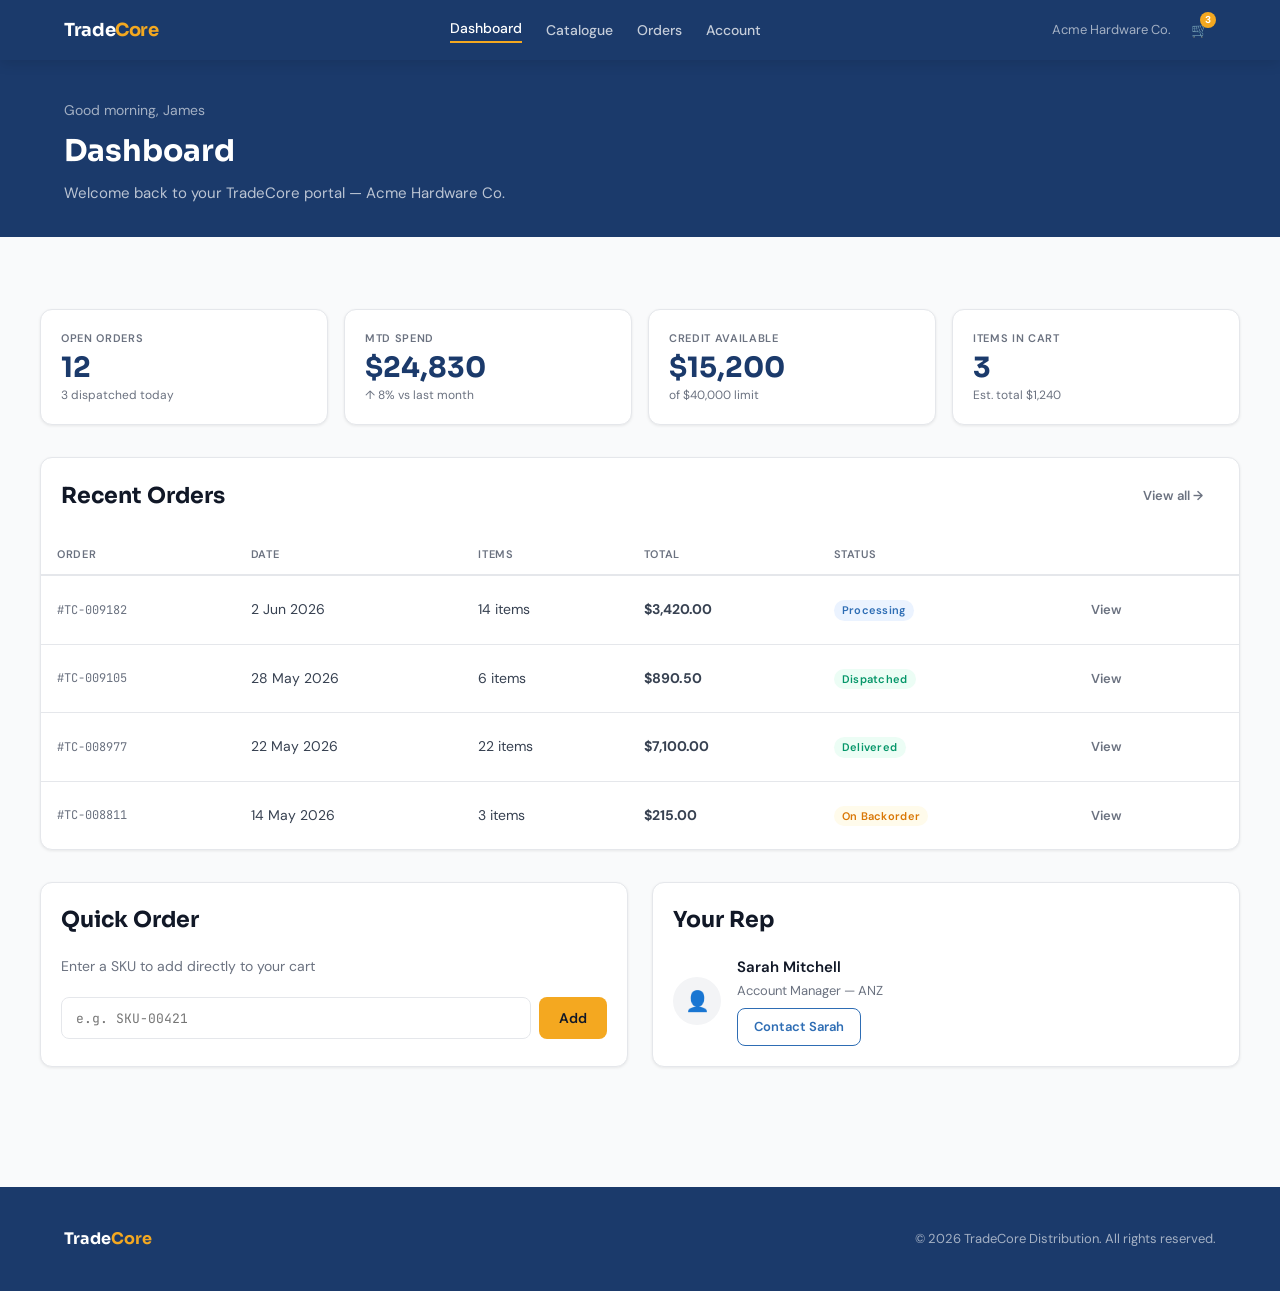
<file: pages/index.html>
<!DOCTYPE html>
<html lang="en">
<head>
  <meta charset="UTF-8">
  <meta name="viewport" content="width=device-width, initial-scale=1.0">
  <title>TradeCore — Wholesale Distribution Portal</title>
  <link rel="stylesheet" href="../css/styles.css">
</head>
<body>

<!-- NAV -->
<nav class="nav">
  <div class="nav-inner">
    <div class="nav-logo">Trade<span>Core</span></div>
    <div class="nav-links">
      <a href="index.html" class="active">Dashboard</a>
      <a href="catalogue.html">Catalogue</a>
      <a href="orders.html">Orders</a>
      <a href="account.html">Account</a>
    </div>
    <div class="nav-actions">
      <span style="font-size:13px;color:rgba(255,255,255,0.6)">Acme Hardware Co.</span>
      <div class="nav-cart">
        🛒
        <span class="nav-cart-badge">3</span>
      </div>
    </div>
  </div>
</nav>

<!-- PAGE HEADER -->
<div class="page-header">
  <div class="page-header-inner">
    <p style="color:rgba(255,255,255,0.6);font-size:14px;margin-bottom:8px">Good morning, James</p>
    <h1>Dashboard</h1>
    <p>Welcome back to your TradeCore portal — Acme Hardware Co.</p>
  </div>
</div>

<div class="container page-content">

  <!-- STATS -->
  <div class="stats-row">
    <div class="stat-card">
      <div class="stat-label">OPEN ORDERS</div>
      <div class="stat-value">12</div>
      <div class="stat-sub">3 dispatched today</div>
    </div>
    <div class="stat-card">
      <div class="stat-label">MTD SPEND</div>
      <div class="stat-value">$24,830</div>
      <div class="stat-sub">↑ 8% vs last month</div>
    </div>
    <div class="stat-card">
      <div class="stat-label">CREDIT AVAILABLE</div>
      <div class="stat-value">$15,200</div>
      <div class="stat-sub">of $40,000 limit</div>
    </div>
    <div class="stat-card">
      <div class="stat-label">ITEMS IN CART</div>
      <div class="stat-value">3</div>
      <div class="stat-sub">Est. total $1,240</div>
    </div>
  </div>

  <!-- RECENT ORDERS -->
  <div class="card mb-8">
    <div class="card-body" style="padding-bottom:0">
      <div style="display:flex;justify-content:space-between;align-items:center;margin-bottom:20px">
        <h2 class="section-title" style="margin:0">Recent Orders</h2>
        <a href="orders.html" class="btn btn-ghost btn-sm">View all →</a>
      </div>
    </div>
    <div class="table-wrap">
      <table>
        <thead>
          <tr>
            <th>ORDER</th>
            <th>DATE</th>
            <th>ITEMS</th>
            <th>TOTAL</th>
            <th>STATUS</th>
            <th></th>
          </tr>
        </thead>
        <tbody>
          <tr>
            <td class="td-sku">#TC-009182</td>
            <td>2 Jun 2026</td>
            <td>14 items</td>
            <td><strong>$3,420.00</strong></td>
            <td><span class="label label-info">Processing</span></td>
            <td><a href="orders.html" class="btn btn-ghost btn-sm">View</a></td>
          </tr>
          <tr>
            <td class="td-sku">#TC-009105</td>
            <td>28 May 2026</td>
            <td>6 items</td>
            <td><strong>$890.50</strong></td>
            <td><span class="label label-success">Dispatched</span></td>
            <td><a href="orders.html" class="btn btn-ghost btn-sm">View</a></td>
          </tr>
          <tr>
            <td class="td-sku">#TC-008977</td>
            <td>22 May 2026</td>
            <td>22 items</td>
            <td><strong>$7,100.00</strong></td>
            <td><span class="label label-success">Delivered</span></td>
            <td><a href="orders.html" class="btn btn-ghost btn-sm">View</a></td>
          </tr>
          <tr>
            <td class="td-sku">#TC-008811</td>
            <td>14 May 2026</td>
            <td>3 items</td>
            <td><strong>$215.00</strong></td>
            <td><span class="label label-warning">On Backorder</span></td>
            <td><a href="orders.html" class="btn btn-ghost btn-sm">View</a></td>
          </tr>
        </tbody>
      </table>
    </div>
  </div>

  <!-- QUICK ORDER + FEATURED -->
  <div style="display:grid;grid-template-columns:1fr 1fr;gap:24px">

    <div class="card">
      <div class="card-body">
        <h2 class="section-title">Quick Order</h2>
        <p style="font-size:14px;color:var(--color-text-muted);margin-bottom:20px">Enter a SKU to add directly to your cart</p>
        <div style="display:flex;gap:8px">
          <input type="text" placeholder="e.g. SKU-00421" style="flex:1;padding:10px 14px;border:1.5px solid var(--color-border);border-radius:var(--radius-md);font-family:var(--font-mono);font-size:13px;outline:none;">
          <button class="btn btn-primary">Add</button>
        </div>
      </div>
    </div>

    <div class="card">
      <div class="card-body">
        <h2 class="section-title">Your Rep</h2>
        <div style="display:flex;gap:16px;align-items:center">
          <div style="width:48px;height:48px;border-radius:50%;background:var(--color-subtle);display:flex;align-items:center;justify-content:center;font-size:20px;flex-shrink:0">👤</div>
          <div>
            <div style="font-weight:600;margin-bottom:2px">Sarah Mitchell</div>
            <div style="font-size:13px;color:var(--color-text-muted);margin-bottom:8px">Account Manager — ANZ</div>
            <a href="mailto:s.mitchell@tradecore.com" class="btn btn-secondary btn-sm">Contact Sarah</a>
          </div>
        </div>
      </div>
    </div>

  </div>

</div>

<!-- FOOTER -->
<footer class="footer">
  <div class="footer-inner">
    <div class="footer-logo">Trade<span>Core</span></div>
    <div>© 2026 TradeCore Distribution. All rights reserved.</div>
  </div>
</footer>

</body>
</html>
</file>
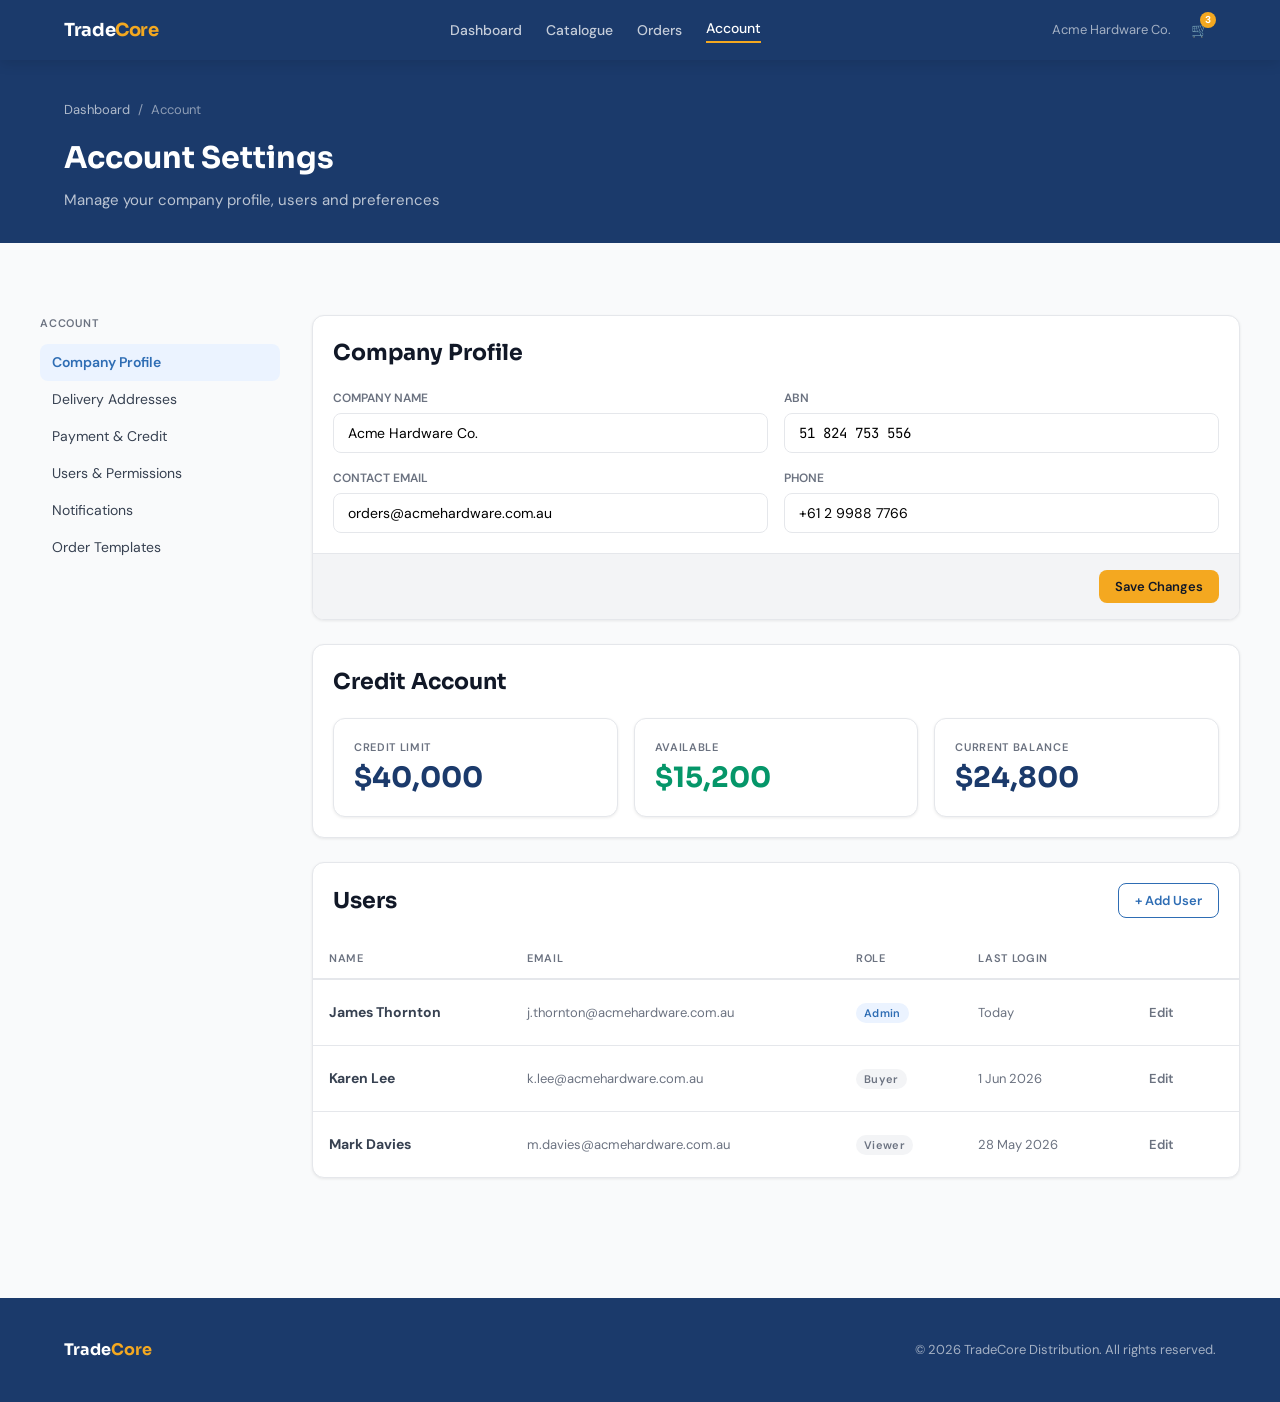
<file: pages/account.html>
<!DOCTYPE html>
<html lang="en">
<head>
  <meta charset="UTF-8">
  <meta name="viewport" content="width=device-width, initial-scale=1.0">
  <title>Account — TradeCore</title>
  <link rel="stylesheet" href="../css/styles.css">
</head>
<body>

<nav class="nav">
  <div class="nav-inner">
    <div class="nav-logo"><a href="index.html" style="color:inherit">Trade<span>Core</span></a></div>
    <div class="nav-links">
      <a href="index.html">Dashboard</a>
      <a href="catalogue.html">Catalogue</a>
      <a href="orders.html">Orders</a>
      <a href="account.html" class="active">Account</a>
    </div>
    <div class="nav-actions">
      <span style="font-size:13px;color:rgba(255,255,255,0.6)">Acme Hardware Co.</span>
      <div class="nav-cart">🛒<span class="nav-cart-badge">3</span></div>
    </div>
  </div>
</nav>

<div class="page-header">
  <div class="page-header-inner">
    <div class="page-header-breadcrumb">
      <a href="index.html">Dashboard</a> / <span>Account</span>
    </div>
    <h1>Account Settings</h1>
    <p>Manage your company profile, users and preferences</p>
  </div>
</div>

<div class="container page-content">
  <div class="layout-sidebar">

    <aside class="sidebar">
      <div class="sidebar-section">
        <div class="sidebar-label">ACCOUNT</div>
        <a class="sidebar-link active">Company Profile</a>
        <a class="sidebar-link">Delivery Addresses</a>
        <a class="sidebar-link">Payment & Credit</a>
        <a class="sidebar-link">Users & Permissions</a>
        <a class="sidebar-link">Notifications</a>
        <a class="sidebar-link">Order Templates</a>
      </div>
    </aside>

    <main>

      <!-- COMPANY INFO -->
      <div class="card mb-6">
        <div class="card-body">
          <h2 class="section-title">Company Profile</h2>
          <div style="display:grid;grid-template-columns:1fr 1fr;gap:16px">
            <div>
              <label style="display:block;font-size:12px;font-weight:600;color:var(--color-text-muted);margin-bottom:6px">COMPANY NAME</label>
              <input type="text" value="Acme Hardware Co." style="width:100%;padding:10px 14px;border:1.5px solid var(--color-border);border-radius:var(--radius-md);font-family:var(--font-body);font-size:14px;outline:none;">
            </div>
            <div>
              <label style="display:block;font-size:12px;font-weight:600;color:var(--color-text-muted);margin-bottom:6px">ABN</label>
              <input type="text" value="51 824 753 556" style="width:100%;padding:10px 14px;border:1.5px solid var(--color-border);border-radius:var(--radius-md);font-family:var(--font-mono);font-size:14px;outline:none;">
            </div>
            <div>
              <label style="display:block;font-size:12px;font-weight:600;color:var(--color-text-muted);margin-bottom:6px">CONTACT EMAIL</label>
              <input type="email" value="orders@acmehardware.com.au" style="width:100%;padding:10px 14px;border:1.5px solid var(--color-border);border-radius:var(--radius-md);font-family:var(--font-body);font-size:14px;outline:none;">
            </div>
            <div>
              <label style="display:block;font-size:12px;font-weight:600;color:var(--color-text-muted);margin-bottom:6px">PHONE</label>
              <input type="tel" value="+61 2 9988 7766" style="width:100%;padding:10px 14px;border:1.5px solid var(--color-border);border-radius:var(--radius-md);font-family:var(--font-body);font-size:14px;outline:none;">
            </div>
          </div>
        </div>
        <div class="card-footer" style="display:flex;justify-content:flex-end">
          <button class="btn btn-primary btn-sm">Save Changes</button>
        </div>
      </div>

      <!-- CREDIT -->
      <div class="card mb-6">
        <div class="card-body">
          <h2 class="section-title">Credit Account</h2>
          <div class="stats-row" style="margin-bottom:0;grid-template-columns:repeat(3,1fr)">
            <div class="stat-card">
              <div class="stat-label">CREDIT LIMIT</div>
              <div class="stat-value">$40,000</div>
            </div>
            <div class="stat-card">
              <div class="stat-label">AVAILABLE</div>
              <div class="stat-value" style="color:var(--color-success)">$15,200</div>
            </div>
            <div class="stat-card">
              <div class="stat-label">CURRENT BALANCE</div>
              <div class="stat-value">$24,800</div>
            </div>
          </div>
        </div>
      </div>

      <!-- USERS -->
      <div class="card">
        <div class="card-body" style="padding-bottom:0">
          <div style="display:flex;justify-content:space-between;align-items:center;margin-bottom:20px">
            <h2 class="section-title" style="margin:0">Users</h2>
            <button class="btn btn-secondary btn-sm">+ Add User</button>
          </div>
        </div>
        <div class="table-wrap">
          <table>
            <thead>
              <tr>
                <th>NAME</th>
                <th>EMAIL</th>
                <th>ROLE</th>
                <th>LAST LOGIN</th>
                <th></th>
              </tr>
            </thead>
            <tbody>
              <tr>
                <td><strong>James Thornton</strong></td>
                <td style="color:var(--color-text-muted);font-size:13px">j.thornton@acmehardware.com.au</td>
                <td><span class="label label-info">Admin</span></td>
                <td style="font-size:13px;color:var(--color-text-muted)">Today</td>
                <td><button class="btn btn-ghost btn-sm">Edit</button></td>
              </tr>
              <tr>
                <td><strong>Karen Lee</strong></td>
                <td style="color:var(--color-text-muted);font-size:13px">k.lee@acmehardware.com.au</td>
                <td><span class="label label-neutral">Buyer</span></td>
                <td style="font-size:13px;color:var(--color-text-muted)">1 Jun 2026</td>
                <td><button class="btn btn-ghost btn-sm">Edit</button></td>
              </tr>
              <tr>
                <td><strong>Mark Davies</strong></td>
                <td style="color:var(--color-text-muted);font-size:13px">m.davies@acmehardware.com.au</td>
                <td><span class="label label-neutral">Viewer</span></td>
                <td style="font-size:13px;color:var(--color-text-muted)">28 May 2026</td>
                <td><button class="btn btn-ghost btn-sm">Edit</button></td>
              </tr>
            </tbody>
          </table>
        </div>
      </div>

    </main>
  </div>
</div>

<footer class="footer">
  <div class="footer-inner">
    <div class="footer-logo">Trade<span>Core</span></div>
    <div>© 2026 TradeCore Distribution. All rights reserved.</div>
  </div>
</footer>

</body>
</html>
</file>
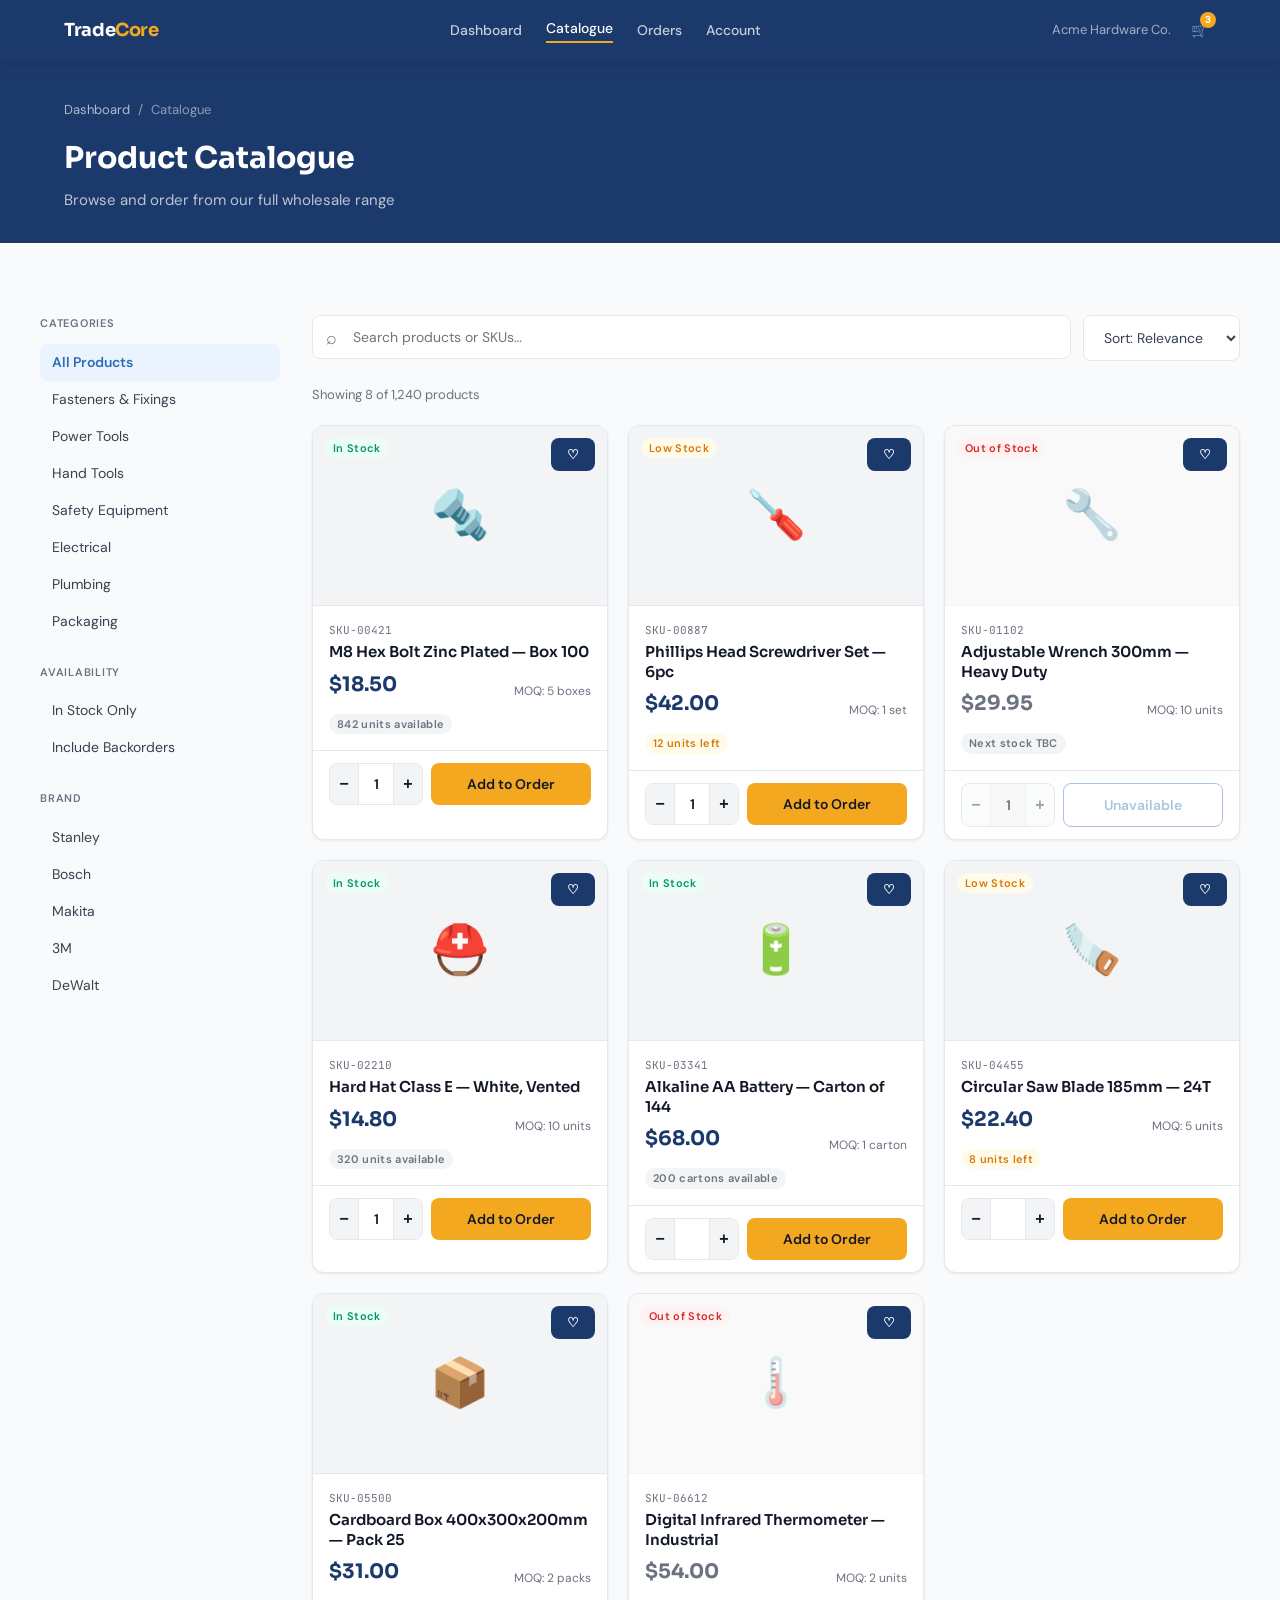
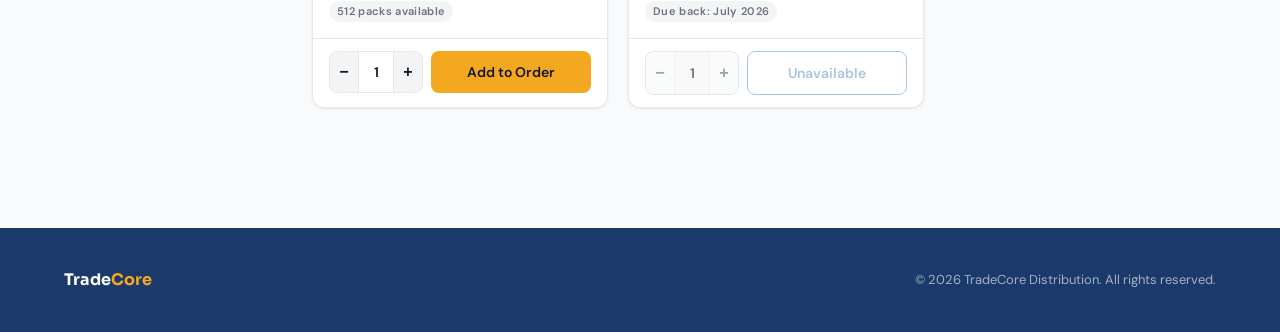
<file: pages/catalogue.html>
<!DOCTYPE html>
<html lang="en">
<head>
  <meta charset="UTF-8">
  <meta name="viewport" content="width=device-width, initial-scale=1.0">
  <title>Catalogue — TradeCore</title>
  <link rel="stylesheet" href="../css/styles.css">
</head>
<body>

<nav class="nav">
  <div class="nav-inner">
    <div class="nav-logo"><a href="index.html" style="color:inherit">Trade<span>Core</span></a></div>
    <div class="nav-links">
      <a href="index.html">Dashboard</a>
      <a href="catalogue.html" class="active">Catalogue</a>
      <a href="orders.html">Orders</a>
      <a href="account.html">Account</a>
    </div>
    <div class="nav-actions">
      <span style="font-size:13px;color:rgba(255,255,255,0.6)">Acme Hardware Co.</span>
      <div class="nav-cart">🛒<span class="nav-cart-badge">3</span></div>
    </div>
  </div>
</nav>

<div class="page-header">
  <div class="page-header-inner">
    <div class="page-header-breadcrumb">
      <a href="index.html">Dashboard</a> / <span>Catalogue</span>
    </div>
    <h1>Product Catalogue</h1>
    <p>Browse and order from our full wholesale range</p>
  </div>
</div>

<div class="container page-content">
  <div class="layout-sidebar">

    <!-- SIDEBAR -->
    <aside class="sidebar">
      <div class="sidebar-section">
        <div class="sidebar-label">CATEGORIES</div>
        <a class="sidebar-link active">All Products</a>
        <a class="sidebar-link">Fasteners & Fixings</a>
        <a class="sidebar-link">Power Tools</a>
        <a class="sidebar-link">Hand Tools</a>
        <a class="sidebar-link">Safety Equipment</a>
        <a class="sidebar-link">Electrical</a>
        <a class="sidebar-link">Plumbing</a>
        <a class="sidebar-link">Packaging</a>
      </div>
      <div class="sidebar-section">
        <div class="sidebar-label">AVAILABILITY</div>
        <a class="sidebar-link">In Stock Only</a>
        <a class="sidebar-link">Include Backorders</a>
      </div>
      <div class="sidebar-section">
        <div class="sidebar-label">BRAND</div>
        <a class="sidebar-link">Stanley</a>
        <a class="sidebar-link">Bosch</a>
        <a class="sidebar-link">Makita</a>
        <a class="sidebar-link">3M</a>
        <a class="sidebar-link">DeWalt</a>
      </div>
    </aside>

    <!-- MAIN -->
    <main>
      <div class="search-bar">
        <div class="search-input-wrap">
          <input type="text" placeholder="Search products or SKUs…">
        </div>
        <select>
          <option>Sort: Relevance</option>
          <option>Price: Low–High</option>
          <option>Price: High–Low</option>
          <option>Newest</option>
        </select>
      </div>

      <p style="font-size:13px;color:var(--color-text-muted);margin-bottom:20px">Showing 8 of 1,240 products</p>

      <div class="product-grid">

        <!-- Product 1 — In Stock -->
        <div class="card product-card">
          <div class="product-card-image">🔩</div>
          <div class="product-card-labels">
            <span class="label label-success">In Stock</span>
          </div>
          <button class="btn btn-fav btn-sm">♡</button>
          <div class="product-card-body">
            <div class="product-card-sku">SKU-00421</div>
            <div class="product-card-name">M8 Hex Bolt Zinc Plated — Box 100</div>
            <div class="product-card-meta">
              <div class="product-card-price">$18.50</div>
              <div class="product-card-moq">MOQ: 5 boxes</div>
            </div>
            <span class="label label-neutral">842 units available</span>
          </div>
          <div class="product-card-footer">
            <div class="qty-stepper">
              <button type="button" class="qty-stepper__btn" data-action="minus">−</button>
              <input class="qty-stepper__input" type="number" value="1" min="1" max="999">
              <button type="button" class="qty-stepper__btn" data-action="plus">+</button>
            </div>
            <button class="btn btn-primary" style="flex:1">Add to Order</button>
          </div>
        </div>

        <!-- Product 2 — Low Stock -->
        <div class="card product-card">
          <div class="product-card-image">🪛</div>
          <div class="product-card-labels">
            <span class="label label-warning">Low Stock</span>
          </div>
          <button class="btn btn-fav btn-sm">♡</button>
          <div class="product-card-body">
            <div class="product-card-sku">SKU-00887</div>
            <div class="product-card-name">Phillips Head Screwdriver Set — 6pc</div>
            <div class="product-card-meta">
              <div class="product-card-price">$42.00</div>
              <div class="product-card-moq">MOQ: 1 set</div>
            </div>
            <span class="label label-warning">12 units left</span>
          </div>
          <div class="product-card-footer">
            <div class="qty-stepper">
              <button type="button" class="qty-stepper__btn" data-action="minus">−</button>
              <input class="qty-stepper__input" type="number" value="1" min="1" max="999">
              <button type="button" class="qty-stepper__btn" data-action="plus">+</button>
            </div>
            <button class="btn btn-primary" style="flex:1">Add to Order</button>
          </div>
        </div>

        <!-- Product 3 — Out of Stock -->
        <div class="card product-card">
          <div class="product-card-image" style="opacity:0.5">🔧</div>
          <div class="product-card-labels">
            <span class="label label-danger">Out of Stock</span>
          </div>
          <button class="btn btn-fav btn-sm">♡</button>
          <div class="product-card-body">
            <div class="product-card-sku">SKU-01102</div>
            <div class="product-card-name">Adjustable Wrench 300mm — Heavy Duty</div>
            <div class="product-card-meta">
              <div class="product-card-price" style="color:var(--color-text-muted)">$29.95</div>
              <div class="product-card-moq">MOQ: 10 units</div>
            </div>
            <span class="label label-neutral">Next stock TBC</span>
          </div>
          <div class="product-card-footer">
            <div class="qty-stepper">
              <button type="button" class="qty-stepper__btn" data-action="minus" disabled>−</button>
              <input class="qty-stepper__input" type="number" value="1" min="1" max="999" disabled>
              <button type="button" class="qty-stepper__btn" data-action="plus" disabled>+</button>
            </div>
            <button class="btn btn-secondary" style="flex:1" disabled>Unavailable</button>
          </div>
        </div>

        <!-- Product 4 — In Stock -->
        <div class="card product-card">
          <div class="product-card-image">⛑️</div>
          <div class="product-card-labels">
            <span class="label label-success">In Stock</span>
          </div>
          <button class="btn btn-fav btn-sm">♡</button>
          <div class="product-card-body">
            <div class="product-card-sku">SKU-02210</div>
            <div class="product-card-name">Hard Hat Class E — White, Vented</div>
            <div class="product-card-meta">
              <div class="product-card-price">$14.80</div>
              <div class="product-card-moq">MOQ: 10 units</div>
            </div>
            <span class="label label-neutral">320 units available</span>
          </div>
          <div class="product-card-footer">
            <div class="qty-stepper">
              <button type="button" class="qty-stepper__btn" data-action="minus">−</button>
              <input class="qty-stepper__input" type="number" value="1" min="1" max="999">
              <button type="button" class="qty-stepper__btn" data-action="plus">+</button>
            </div>
            <button class="btn btn-primary" style="flex:1">Add to Order</button>
          </div>
        </div>

        <!-- Product 5 — In Stock -->
        <div class="card product-card">
          <div class="product-card-image">🔋</div>
          <div class="product-card-labels">
            <span class="label label-success">In Stock</span>
          </div>
          <button class="btn btn-fav btn-sm">♡</button>
          <div class="product-card-body">
            <div class="product-card-sku">SKU-03341</div>
            <div class="product-card-name">Alkaline AA Battery — Carton of 144</div>
            <div class="product-card-meta">
              <div class="product-card-price">$68.00</div>
              <div class="product-card-moq">MOQ: 1 carton</div>
            </div>
            <span class="label label-neutral">200 cartons available</span>
          </div>
          <div class="product-card-footer">
            <div class="qty-stepper">
              <button type="button" class="qty-stepper__btn" data-action="minus">−</button>
              <input class="qty-stepper__input" type="number" value="1" min="1" max="999">
              <button type="button" class="qty-stepper__btn" data-action="plus">+</button>
            </div>
            <button class="btn btn-primary" style="flex:1">Add to Order</button>
          </div>
        </div>

        <!-- Product 6 — Low Stock -->
        <div class="card product-card">
          <div class="product-card-image">🪚</div>
          <div class="product-card-labels">
            <span class="label label-warning">Low Stock</span>
          </div>
          <button class="btn btn-fav btn-sm">♡</button>
          <div class="product-card-body">
            <div class="product-card-sku">SKU-04455</div>
            <div class="product-card-name">Circular Saw Blade 185mm — 24T</div>
            <div class="product-card-meta">
              <div class="product-card-price">$22.40</div>
              <div class="product-card-moq">MOQ: 5 units</div>
            </div>
            <span class="label label-warning">8 units left</span>
          </div>
          <div class="product-card-footer">
            <div class="qty-stepper">
              <button type="button" class="qty-stepper__btn" data-action="minus">−</button>
              <input class="qty-stepper__input" type="number" value="1" min="1" max="999">
              <button type="button" class="qty-stepper__btn" data-action="plus">+</button>
            </div>
            <button class="btn btn-primary" style="flex:1">Add to Order</button>
          </div>
        </div>

        <!-- Product 7 — In Stock -->
        <div class="card product-card">
          <div class="product-card-image">📦</div>
          <div class="product-card-labels">
            <span class="label label-success">In Stock</span>
          </div>
          <button class="btn btn-fav btn-sm">♡</button>
          <div class="product-card-body">
            <div class="product-card-sku">SKU-05500</div>
            <div class="product-card-name">Cardboard Box 400x300x200mm — Pack 25</div>
            <div class="product-card-meta">
              <div class="product-card-price">$31.00</div>
              <div class="product-card-moq">MOQ: 2 packs</div>
            </div>
            <span class="label label-neutral">512 packs available</span>
          </div>
          <div class="product-card-footer">
            <div class="qty-stepper">
              <button type="button" class="qty-stepper__btn" data-action="minus">−</button>
              <input class="qty-stepper__input" type="number" value="1" min="1" max="999">
              <button type="button" class="qty-stepper__btn" data-action="plus">+</button>
            </div>
            <button class="btn btn-primary" style="flex:1">Add to Order</button>
          </div>
        </div>

        <!-- Product 8 — Out of Stock -->
        <div class="card product-card">
          <div class="product-card-image" style="opacity:0.5">🌡️</div>
          <div class="product-card-labels">
            <span class="label label-danger">Out of Stock</span>
          </div>
          <button class="btn btn-fav btn-sm">♡</button>
          <div class="product-card-body">
            <div class="product-card-sku">SKU-06612</div>
            <div class="product-card-name">Digital Infrared Thermometer — Industrial</div>
            <div class="product-card-meta">
              <div class="product-card-price" style="color:var(--color-text-muted)">$54.00</div>
              <div class="product-card-moq">MOQ: 2 units</div>
            </div>
            <span class="label label-neutral">Due back: July 2026</span>
          </div>
          <div class="product-card-footer">
            <div class="qty-stepper">
              <button type="button" class="qty-stepper__btn" data-action="minus" disabled>−</button>
              <input class="qty-stepper__input" type="number" value="1" min="1" max="999" disabled>
              <button type="button" class="qty-stepper__btn" data-action="plus" disabled>+</button>
            </div>
            <button class="btn btn-secondary" style="flex:1" disabled>Unavailable</button>
          </div>
        </div>

      </div>
    </main>
  </div>
</div>

<footer class="footer">
  <div class="footer-inner">
    <div class="footer-logo">Trade<span>Core</span></div>
    <div>© 2026 TradeCore Distribution. All rights reserved.</div>
  </div>
</footer>

<script src="../js/catalogue.js"></script>
</body>
</html>
</file>
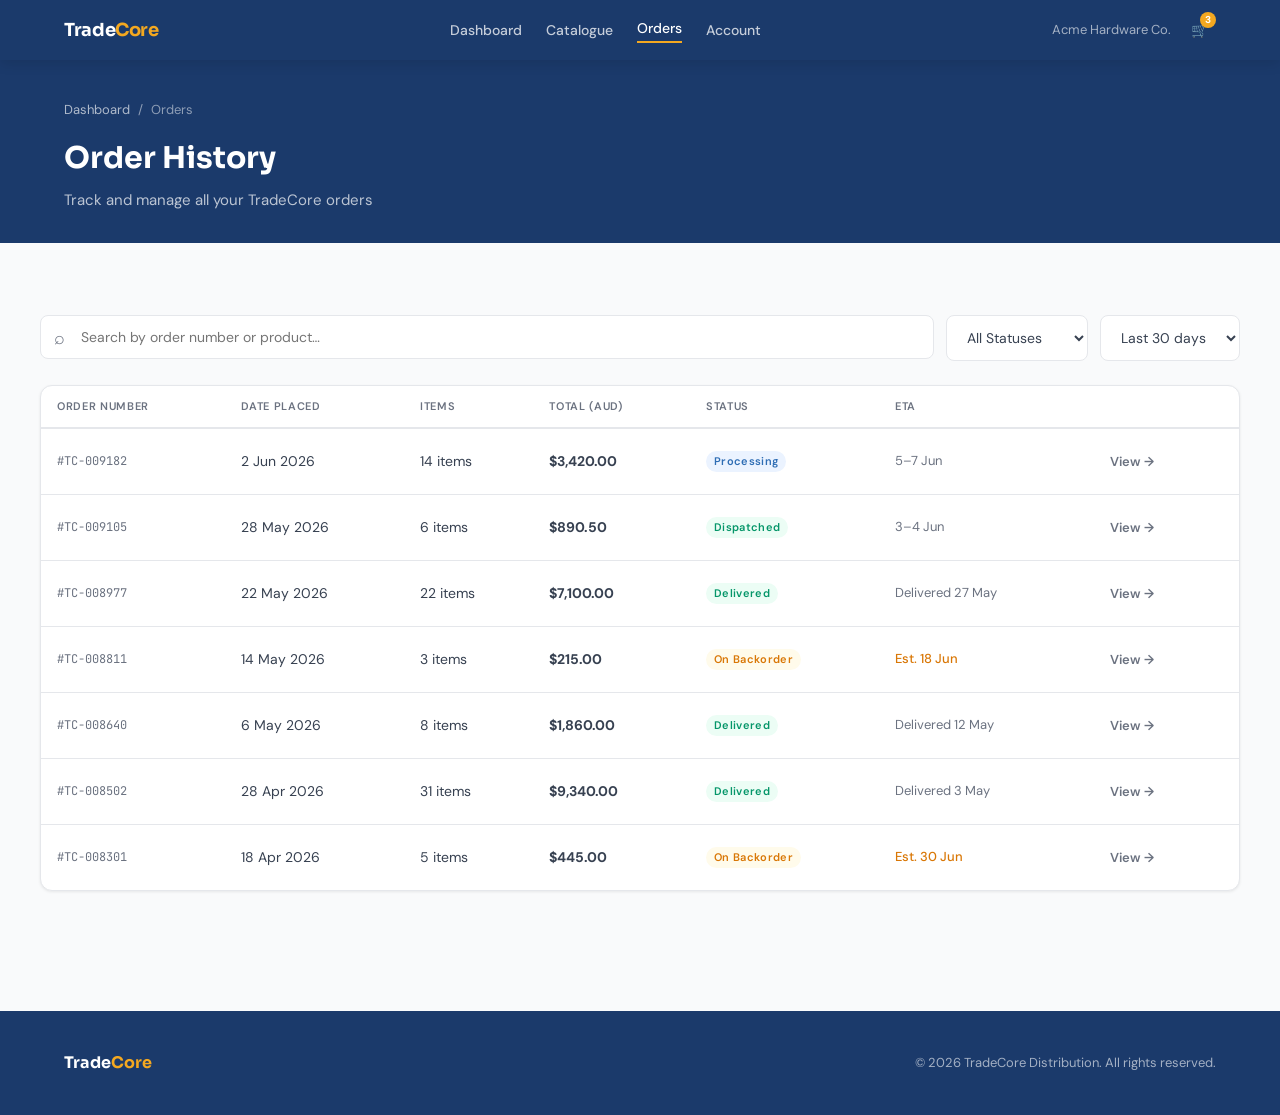
<file: pages/orders.html>
<!DOCTYPE html>
<html lang="en">
<head>
  <meta charset="UTF-8">
  <meta name="viewport" content="width=device-width, initial-scale=1.0">
  <title>Orders — TradeCore</title>
  <link rel="stylesheet" href="../css/styles.css">
</head>
<body>

<nav class="nav">
  <div class="nav-inner">
    <div class="nav-logo"><a href="index.html" style="color:inherit">Trade<span>Core</span></a></div>
    <div class="nav-links">
      <a href="index.html">Dashboard</a>
      <a href="catalogue.html">Catalogue</a>
      <a href="orders.html" class="active">Orders</a>
      <a href="account.html">Account</a>
    </div>
    <div class="nav-actions">
      <span style="font-size:13px;color:rgba(255,255,255,0.6)">Acme Hardware Co.</span>
      <div class="nav-cart">🛒<span class="nav-cart-badge">3</span></div>
    </div>
  </div>
</nav>

<div class="page-header">
  <div class="page-header-inner">
    <div class="page-header-breadcrumb">
      <a href="index.html">Dashboard</a> / <span>Orders</span>
    </div>
    <h1>Order History</h1>
    <p>Track and manage all your TradeCore orders</p>
  </div>
</div>

<div class="container page-content">

  <div class="search-bar mb-6">
    <div class="search-input-wrap">
      <input type="text" placeholder="Search by order number or product…">
    </div>
    <select>
      <option>All Statuses</option>
      <option>Processing</option>
      <option>Dispatched</option>
      <option>Delivered</option>
      <option>On Backorder</option>
    </select>
    <select>
      <option>Last 30 days</option>
      <option>Last 90 days</option>
      <option>This year</option>
      <option>All time</option>
    </select>
  </div>

  <div class="card">
    <div class="table-wrap">
      <table>
        <thead>
          <tr>
            <th>ORDER NUMBER</th>
            <th>DATE PLACED</th>
            <th>ITEMS</th>
            <th>TOTAL (AUD)</th>
            <th>STATUS</th>
            <th>ETA</th>
            <th></th>
          </tr>
        </thead>
        <tbody>
          <tr>
            <td class="td-sku">#TC-009182</td>
            <td>2 Jun 2026</td>
            <td>14 items</td>
            <td><strong>$3,420.00</strong></td>
            <td><span class="label label-info">Processing</span></td>
            <td style="color:var(--color-text-muted);font-size:13px">5–7 Jun</td>
            <td><button class="btn btn-ghost btn-sm">View →</button></td>
          </tr>
          <tr>
            <td class="td-sku">#TC-009105</td>
            <td>28 May 2026</td>
            <td>6 items</td>
            <td><strong>$890.50</strong></td>
            <td><span class="label label-success">Dispatched</span></td>
            <td style="color:var(--color-text-muted);font-size:13px">3–4 Jun</td>
            <td><button class="btn btn-ghost btn-sm">View →</button></td>
          </tr>
          <tr>
            <td class="td-sku">#TC-008977</td>
            <td>22 May 2026</td>
            <td>22 items</td>
            <td><strong>$7,100.00</strong></td>
            <td><span class="label label-success">Delivered</span></td>
            <td style="color:var(--color-text-muted);font-size:13px">Delivered 27 May</td>
            <td><button class="btn btn-ghost btn-sm">View →</button></td>
          </tr>
          <tr>
            <td class="td-sku">#TC-008811</td>
            <td>14 May 2026</td>
            <td>3 items</td>
            <td><strong>$215.00</strong></td>
            <td><span class="label label-warning">On Backorder</span></td>
            <td style="color:var(--color-warning);font-size:13px;font-weight:500">Est. 18 Jun</td>
            <td><button class="btn btn-ghost btn-sm">View →</button></td>
          </tr>
          <tr>
            <td class="td-sku">#TC-008640</td>
            <td>6 May 2026</td>
            <td>8 items</td>
            <td><strong>$1,860.00</strong></td>
            <td><span class="label label-success">Delivered</span></td>
            <td style="color:var(--color-text-muted);font-size:13px">Delivered 12 May</td>
            <td><button class="btn btn-ghost btn-sm">View →</button></td>
          </tr>
          <tr>
            <td class="td-sku">#TC-008502</td>
            <td>28 Apr 2026</td>
            <td>31 items</td>
            <td><strong>$9,340.00</strong></td>
            <td><span class="label label-success">Delivered</span></td>
            <td style="color:var(--color-text-muted);font-size:13px">Delivered 3 May</td>
            <td><button class="btn btn-ghost btn-sm">View →</button></td>
          </tr>
          <tr>
            <td class="td-sku">#TC-008301</td>
            <td>18 Apr 2026</td>
            <td>5 items</td>
            <td><strong>$445.00</strong></td>
            <td><span class="label label-warning">On Backorder</span></td>
            <td style="color:var(--color-warning);font-size:13px;font-weight:500">Est. 30 Jun</td>
            <td><button class="btn btn-ghost btn-sm">View →</button></td>
          </tr>
        </tbody>
      </table>
    </div>
  </div>

</div>

<footer class="footer">
  <div class="footer-inner">
    <div class="footer-logo">Trade<span>Core</span></div>
    <div>© 2026 TradeCore Distribution. All rights reserved.</div>
  </div>
</footer>

</body>
</html>
</file>
<file: css/styles.css>
@import url('https://fonts.googleapis.com/css2?family=Sora:wght@400;500;600;700&family=DM+Sans:wght@400;500;600&family=JetBrains+Mono:wght@400;500&display=swap');

/* ─── TOKENS → CSS VARIABLES ─────────────────────────────── */
:root {
  /* Brand */
  --color-primary:        #1B3A6B;
  --color-secondary:      #2E6DB4;
  --color-accent:         #F4A820;

  /* Text */
  --color-text-primary:   #111827;
  --color-text-secondary: #374151;
  --color-text-muted:     #6B7280;
  --color-text-inverse:   #FFFFFF;

  /* Surfaces */
  --color-page:           #F9FAFB;
  --color-card:           #FFFFFF;
  --color-subtle:         #F3F4F6;
  --color-nav:            #1B3A6B;

  /* Borders */
  --color-border:         #E5E7EB;
  --color-border-strong:  #D1D5DB;

  /* Status */
  --color-success:        #059669;
  --color-warning:        #D97706;
  --color-danger:         #DC2626;
  --color-info:           #2E6DB4;
  --color-success-bg:     #ECFDF5;
  --color-warning-bg:     #FFFBEB;
  --color-danger-bg:      #FEF2F2;

  /* Typography */
  --font-display:         'Sora', sans-serif;
  --font-body:            'DM Sans', sans-serif;
  --font-mono:            'JetBrains Mono', monospace;

  /* Spacing */
  --space-1:  4px;  --space-2:  8px;  --space-3:  12px;
  --space-4:  16px; --space-5:  20px; --space-6:  24px;
  --space-8:  32px; --space-10: 40px; --space-12: 48px;
  --space-16: 64px; --space-20: 80px;

  /* Radius */
  --radius-sm:   4px;
  --radius-md:   8px;
  --radius-lg:   12px;
  --radius-xl:   16px;
  --radius-pill: 9999px;

  /* Shadows */
  --shadow-sm:   0 1px 3px rgba(0,0,0,0.08);
  --shadow-md:   0 4px 12px rgba(0,0,0,0.10);
  --shadow-lg:   0 8px 24px rgba(0,0,0,0.12);
}

/* ─── RESET ───────────────────────────────────────────────── */
*, *::before, *::after { box-sizing: border-box; margin: 0; padding: 0; }
html { font-size: 16px; }
body {
  font-family: var(--font-body);
  font-size: 15px;
  color: var(--color-text-primary);
  background: var(--color-page);
  line-height: 1.5;
  -webkit-font-smoothing: antialiased;
}
a { color: inherit; text-decoration: none; }
img { display: block; max-width: 100%; }
ul { list-style: none; }

/* ─── LAYOUT ──────────────────────────────────────────────── */
.container { max-width: 1200px; margin: 0 auto; padding: 0 var(--space-6); }
.page-content { padding: var(--space-10) 0; }

/* ─── NAV ─────────────────────────────────────────────────── */
.nav {
  background: var(--color-nav);
  position: sticky; top: 0; z-index: 100;
  box-shadow: var(--shadow-md);
}
.nav-inner {
  display: flex; align-items: center;
  justify-content: space-between;
  height: 60px;
  padding: 0 var(--space-6);
  max-width: 1200px; margin: 0 auto;
}
.nav-logo {
  font-family: var(--font-display);
  font-size: 18px; font-weight: 700;
  color: var(--color-text-inverse);
  letter-spacing: -0.02em;
}
.nav-logo span { color: var(--color-accent); }
.nav-links { display: flex; gap: var(--space-6); align-items: center; }
.nav-links a {
  color: rgba(255,255,255,0.75);
  font-size: 14px; font-weight: 500;
  transition: color 0.15s;
}
.nav-links a:hover, .nav-links a.active { color: #fff; }
.nav-links a.active {
  border-bottom: 2px solid var(--color-accent);
  padding-bottom: 2px;
}
.nav-actions { display: flex; gap: var(--space-3); align-items: center; }
.nav-cart {
  position: relative;
  color: rgba(255,255,255,0.8);
  font-size: 14px;
  cursor: pointer;
  padding: var(--space-2);
}
.nav-cart-badge {
  position: absolute; top: 0; right: 0;
  background: var(--color-accent);
  color: #fff; font-size: 10px; font-weight: 700;
  width: 16px; height: 16px; border-radius: var(--radius-pill);
  display: flex; align-items: center; justify-content: center;
}

/* ─── BUTTONS ─────────────────────────────────────────────── */
.btn {
  display: inline-flex; align-items: center; justify-content: center;
  gap: var(--space-2);
  font-family: var(--font-body);
  font-size: 14px; font-weight: 600;
  border-radius: var(--radius-md);
  border: none; cursor: pointer;
  transition: all 0.15s;
  padding: var(--space-3) var(--space-5);
  white-space: nowrap;
}
.btn-primary {
  background: var(--color-accent);
  color: var(--color-text-primary);
}
.btn-primary:hover { background: #e0981a; transform: translateY(-1px); box-shadow: var(--shadow-md); }
.btn-secondary {
  background: transparent;
  color: var(--color-secondary);
  border: 1.5px solid var(--color-secondary);
}
.btn-secondary:hover { background: #EBF3FF; }
.btn-ghost {
  background: transparent;
  color: var(--color-text-muted);
}
.btn-ghost:hover { background: var(--color-subtle); color: var(--color-text-primary); }
.btn-fav {
  position: absolute; top: var(--space-3); right: var(--space-3); z-index: 1;
  background: var(--color-primary);
  color: #fff;
}
.btn-fav:hover { background: #142d54; }
.btn-sm { padding: var(--space-2) var(--space-4); font-size: 13px; }
.btn-lg { padding: var(--space-4) var(--space-8); font-size: 15px; }
.btn:disabled { opacity: 0.4; cursor: not-allowed; transform: none; }

/* ─── LABELS / BADGES ─────────────────────────────────────── */
.label {
  display: inline-flex; align-items: center; gap: 4px;
  font-size: 11px; font-weight: 600;
  padding: 2px 8px;
  border-radius: var(--radius-pill);
  letter-spacing: 0.03em;
  white-space: nowrap;
}
.label-success  { background: var(--color-success-bg); color: var(--color-success); }
.label-warning  { background: var(--color-warning-bg); color: var(--color-warning); }
.label-danger   { background: var(--color-danger-bg);  color: var(--color-danger); }
.label-info     { background: #EBF3FF; color: var(--color-info); }
.label-neutral  { background: var(--color-subtle); color: var(--color-text-muted); }

/* ─── CARDS ───────────────────────────────────────────────── */
.card {
  background: var(--color-card);
  border: 1px solid var(--color-border);
  border-radius: var(--radius-lg);
  box-shadow: var(--shadow-sm);
  overflow: hidden;
  transition: box-shadow 0.15s, transform 0.15s;
}
.card:hover { box-shadow: var(--shadow-md); transform: translateY(-2px); }
.card-body { padding: var(--space-5); }
.card-footer {
  padding: var(--space-4) var(--space-5);
  border-top: 1px solid var(--color-border);
  background: var(--color-subtle);
}

/* ─── PRODUCT CARD ────────────────────────────────────────── */
.product-grid {
  display: grid;
  grid-template-columns: repeat(auto-fill, minmax(260px, 1fr));
  gap: var(--space-5);
}
.product-card { position: relative; }
.product-card-image {
  background: var(--color-subtle);
  height: 180px;
  display: flex; align-items: center; justify-content: center;
  font-size: 48px;
  border-bottom: 1px solid var(--color-border);
}
.product-card-labels {
  position: absolute; top: var(--space-3); left: var(--space-3);
  display: flex; flex-direction: column; gap: var(--space-1);
}
.product-card-body { padding: var(--space-4); }
.product-card-sku {
  font-family: var(--font-mono);
  font-size: 11px; color: var(--color-text-muted);
  margin-bottom: var(--space-1);
}
.product-card-name {
  font-family: var(--font-display);
  font-size: 15px; font-weight: 600;
  color: var(--color-text-primary);
  margin-bottom: var(--space-2);
  line-height: 1.3;
}
.product-card-meta {
  display: flex; justify-content: space-between;
  align-items: flex-end;
  margin-bottom: var(--space-3);
}
.product-card-price {
  font-family: var(--font-display);
  font-size: 20px; font-weight: 700;
  color: var(--color-primary);
}
.product-card-moq {
  font-size: 12px; color: var(--color-text-muted);
}
.product-card-footer {
  padding: var(--space-3) var(--space-4);
  border-top: 1px solid var(--color-border);
  display: flex; gap: var(--space-2);
}

/* ─── TABLE ───────────────────────────────────────────────── */
.table-wrap { overflow-x: auto; }
table {
  width: 100%; border-collapse: collapse;
  font-size: 14px;
}
th {
  text-align: left; font-size: 11px; font-weight: 600;
  color: var(--color-text-muted); letter-spacing: 0.06em;
  padding: var(--space-3) var(--space-4);
  border-bottom: 2px solid var(--color-border);
  white-space: nowrap;
}
td {
  padding: var(--space-4);
  border-bottom: 1px solid var(--color-border);
  color: var(--color-text-secondary);
  vertical-align: middle;
}
tr:last-child td { border-bottom: none; }
tr:hover td { background: var(--color-subtle); }
.td-sku { font-family: var(--font-mono); font-size: 12px; color: var(--color-text-muted); }

/* ─── PAGE HEADER ─────────────────────────────────────────── */
.page-header {
  background: var(--color-primary);
  padding: var(--space-10) 0 var(--space-8);
  margin-bottom: var(--space-8);
}
.page-header-inner { max-width: 1200px; margin: 0 auto; padding: 0 var(--space-6); }
.page-header h1 {
  font-family: var(--font-display);
  font-size: 30px; font-weight: 700;
  color: #fff; margin-bottom: var(--space-2);
}
.page-header p { color: rgba(255,255,255,0.7); font-size: 15px; }
.page-header-breadcrumb {
  display: flex; gap: var(--space-2); align-items: center;
  font-size: 13px; color: rgba(255,255,255,0.5);
  margin-bottom: var(--space-4);
}
.page-header-breadcrumb a { color: rgba(255,255,255,0.65); }
.page-header-breadcrumb a:hover { color: #fff; }

/* ─── SIDEBAR LAYOUT ──────────────────────────────────────── */
.layout-sidebar {
  display: grid;
  grid-template-columns: 240px 1fr;
  gap: var(--space-8);
  align-items: start;
}
.sidebar { position: sticky; top: 80px; }
.sidebar-section { margin-bottom: var(--space-6); }
.sidebar-label {
  font-size: 11px; font-weight: 600;
  color: var(--color-text-muted);
  letter-spacing: 0.07em;
  margin-bottom: var(--space-3);
}
.sidebar-link {
  display: block;
  font-size: 14px; color: var(--color-text-secondary);
  padding: var(--space-2) var(--space-3);
  border-radius: var(--radius-md);
  transition: all 0.1s;
  cursor: pointer;
}
.sidebar-link:hover { background: var(--color-subtle); color: var(--color-text-primary); }
.sidebar-link.active {
  background: #EBF3FF;
  color: var(--color-secondary);
  font-weight: 600;
}

/* ─── SEARCH BAR ──────────────────────────────────────────── */
.search-bar {
  display: flex; gap: var(--space-3);
  margin-bottom: var(--space-6);
}
.search-input-wrap { position: relative; flex: 1; }
.search-input-wrap input {
  width: 100%;
  padding: var(--space-3) var(--space-4) var(--space-3) 40px;
  border: 1.5px solid var(--color-border);
  border-radius: var(--radius-md);
  font-family: var(--font-body);
  font-size: 14px; color: var(--color-text-primary);
  background: var(--color-card);
  transition: border-color 0.15s;
  outline: none;
}
.search-input-wrap input:focus { border-color: var(--color-secondary); }
.search-input-wrap::before {
  content: '⌕';
  position: absolute; left: 14px; top: 50%;
  transform: translateY(-50%);
  color: var(--color-text-muted); font-size: 18px;
  pointer-events: none;
}
select {
  padding: var(--space-3) var(--space-4);
  border: 1.5px solid var(--color-border);
  border-radius: var(--radius-md);
  font-family: var(--font-body); font-size: 14px;
  color: var(--color-text-secondary);
  background: var(--color-card); cursor: pointer;
  outline: none;
}

/* ─── STATS ROW ───────────────────────────────────────────── */
.stats-row {
  display: grid; grid-template-columns: repeat(4, 1fr);
  gap: var(--space-4); margin-bottom: var(--space-8);
}
.stat-card {
  background: var(--color-card);
  border: 1px solid var(--color-border);
  border-radius: var(--radius-lg);
  padding: var(--space-5);
  box-shadow: var(--shadow-sm);
}
.stat-label {
  font-size: 11px; font-weight: 600;
  color: var(--color-text-muted); letter-spacing: 0.06em;
  margin-bottom: var(--space-2);
}
.stat-value {
  font-family: var(--font-display);
  font-size: 28px; font-weight: 700;
  color: var(--color-primary);
  line-height: 1;
  margin-bottom: var(--space-1);
}
.stat-sub { font-size: 12px; color: var(--color-text-muted); }

/* ─── EMPTY STATE ─────────────────────────────────────────── */
.empty-state {
  text-align: center;
  padding: var(--space-16) var(--space-6);
  color: var(--color-text-muted);
}
.empty-state-icon { font-size: 48px; margin-bottom: var(--space-4); }
.empty-state h3 {
  font-family: var(--font-display);
  font-size: 18px; font-weight: 600;
  color: var(--color-text-secondary);
  margin-bottom: var(--space-2);
}
.empty-state p { font-size: 14px; max-width: 360px; margin: 0 auto var(--space-5); }

/* ─── FOOTER ──────────────────────────────────────────────── */
.footer {
  background: var(--color-primary);
  color: rgba(255,255,255,0.6);
  padding: var(--space-10) 0;
  margin-top: var(--space-20);
  font-size: 13px;
}
.footer-inner {
  max-width: 1200px; margin: 0 auto;
  padding: 0 var(--space-6);
  display: flex; justify-content: space-between; align-items: center;
}
.footer-logo {
  font-family: var(--font-display);
  font-size: 16px; font-weight: 700;
  color: #fff;
}
.footer-logo span { color: var(--color-accent); }

/* ─── RESPONSIVE — TABLET (≤1024px) ──────────────────────── */
@media (max-width: 1024px) {
  .stats-row {
    grid-template-columns: repeat(2, 1fr);
  }

  .layout-sidebar {
    grid-template-columns: 200px 1fr;
    gap: var(--space-6);
  }

  .product-grid {
    grid-template-columns: repeat(auto-fill, minmax(220px, 1fr));
  }
}

/* ─── RESPONSIVE — MOBILE (≤640px) ───────────────────────── */
@media (max-width: 640px) {
  .container { padding: 0 var(--space-4); }
  .page-content { padding: var(--space-6) 0; }

  /* Nav */
  .nav-inner { padding: 0 var(--space-4); }
  .nav-links { gap: var(--space-4); }
  .nav-links a { font-size: 13px; }

  /* Page header */
  .page-header { padding: var(--space-6) 0 var(--space-5); margin-bottom: var(--space-6); }
  .page-header h1 { font-size: 22px; }

  /* Stats */
  .stats-row { grid-template-columns: repeat(2, 1fr); gap: var(--space-3); }
  .stat-value { font-size: 22px; }

  /* Sidebar layout — stack vertically */
  .layout-sidebar {
    grid-template-columns: 1fr;
    gap: var(--space-5);
  }
  .sidebar { position: static; }

  /* Product grid — single column */
  .product-grid { grid-template-columns: 1fr; }

  /* Dashboard two-column grid */
  .dashboard-grid-2col,
  [style*="grid-template-columns:1fr 1fr"] {
    display: flex !important;
    flex-direction: column;
    gap: var(--space-4);
  }

  /* Table — horizontal scroll on mobile */
  .table-wrap { -webkit-overflow-scrolling: touch; }
  .table-wrap table { min-width: 540px; }

  /* Footer */
  .footer-inner { flex-direction: column; gap: var(--space-3); text-align: center; }
}

/* ─── UTILITIES ───────────────────────────────────────────── */
.text-muted    { color: var(--color-text-muted); }
.text-primary  { color: var(--color-primary); }
.text-mono     { font-family: var(--font-mono); }
.font-display  { font-family: var(--font-display); }
.fw-600        { font-weight: 600; }
.mb-2          { margin-bottom: var(--space-2); }
.mb-4          { margin-bottom: var(--space-4); }
.mb-6          { margin-bottom: var(--space-6); }
.mb-8          { margin-bottom: var(--space-8); }
.flex          { display: flex; }
.items-center  { align-items: center; }
.gap-2         { gap: var(--space-2); }
.gap-3         { gap: var(--space-3); }
.gap-4         { gap: var(--space-4); }
.section-title {
  font-family: var(--font-display);
  font-size: 22px; font-weight: 700;
  color: var(--color-text-primary);
  margin-bottom: var(--space-5);
}

/* ─── QTY STEPPER ─────────────────────────────────────────── */
.qty-stepper {
  display: flex;
  align-items: stretch;
  border: 1.5px solid var(--color-border);
  border-radius: var(--radius-md);
  overflow: hidden;
}
.qty-stepper__btn {
  background: var(--color-subtle);
  border: none;
  padding: 0 var(--space-2);
  min-width: 28px;
  cursor: pointer;
  font-size: 16px;
  font-weight: 600;
  color: var(--color-text-primary);
  transition: background 0.15s;
}
.qty-stepper__btn:hover:not(:disabled) { background: var(--color-border); }
.qty-stepper__btn:disabled { opacity: 0.4; cursor: not-allowed; }
.qty-stepper__input {
  width: 36px;
  border: none;
  border-left: 1.5px solid var(--color-border);
  border-right: 1.5px solid var(--color-border);
  text-align: center;
  font-family: var(--font-body);
  font-size: 14px;
  font-weight: 600;
  color: var(--color-text-primary);
  background: #fff;
  -moz-appearance: textfield;
}
.qty-stepper__input::-webkit-outer-spin-button,
.qty-stepper__input::-webkit-inner-spin-button { -webkit-appearance: none; margin: 0; }
.qty-stepper__input:disabled { background: var(--color-subtle); opacity: 0.6; }
</file>
